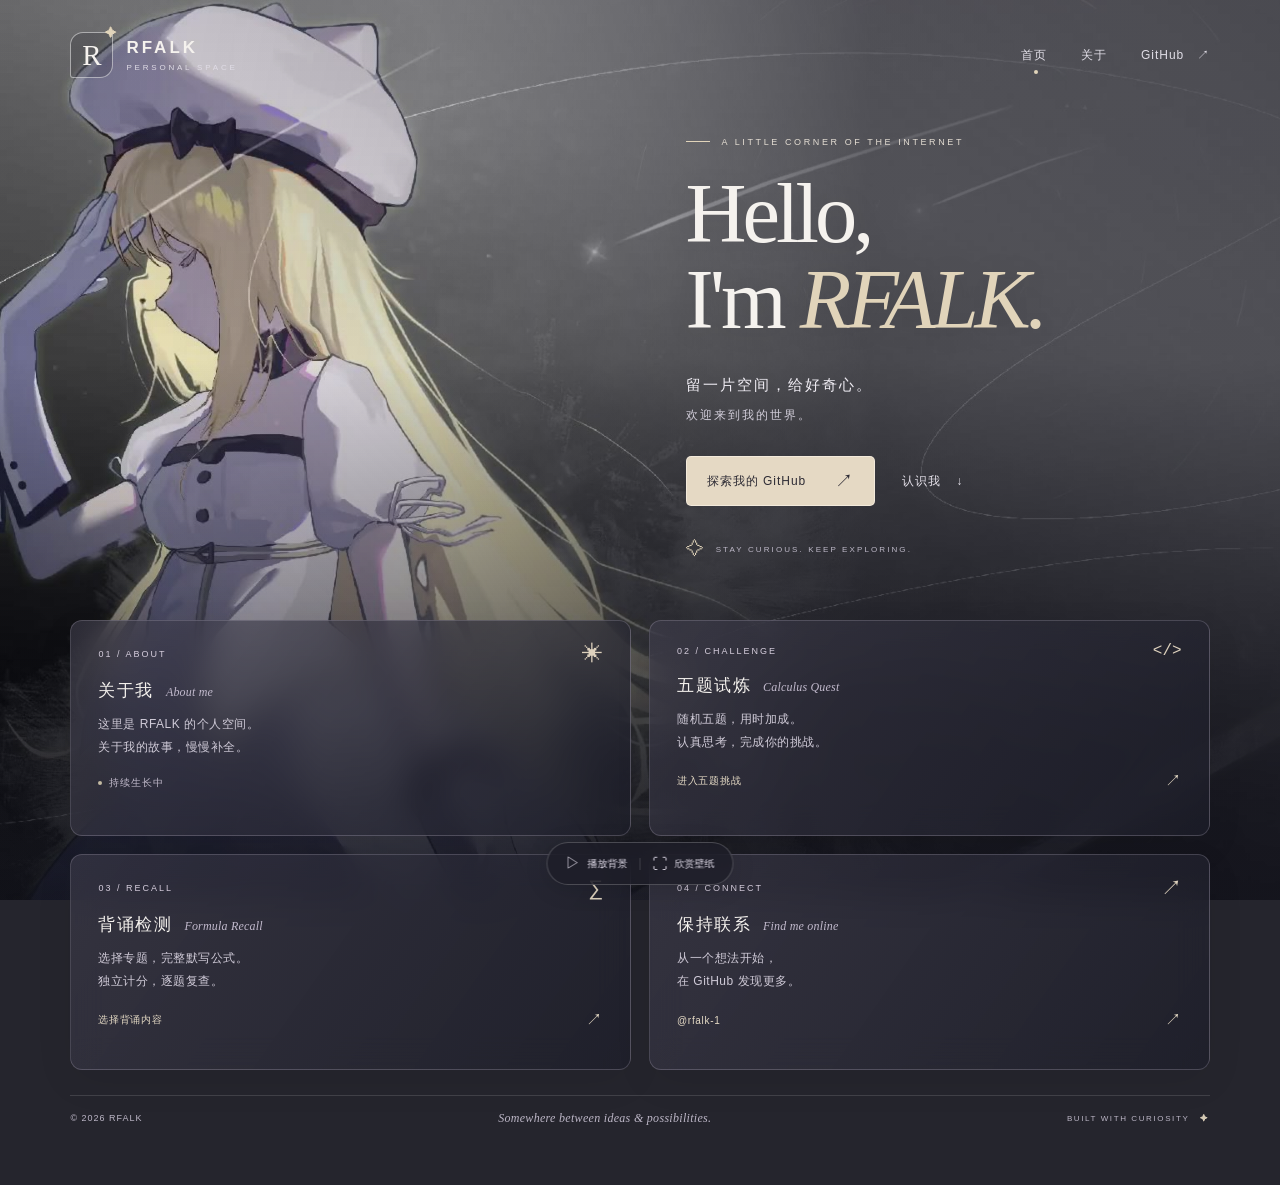
<file: index.html>
<!DOCTYPE html>
<html lang="zh-CN">
<head>
  <meta charset="UTF-8">
  <meta name="viewport" content="width=device-width, initial-scale=1">
  <meta name="theme-color" content="#22232c">
  <meta name="description" content="RFALK 的个人空间。记录想法，探索未知。">
  <title>RFALK · Personal Space</title>
  <link rel="icon" href="assets/favicon.svg" type="image/svg+xml">
  <link rel="stylesheet" href="style.css?v=20261105">
  <script src="script.js" defer></script>
</head>
<body>
  <a class="skip-link" href="#main">跳转到内容</a>
  <div class="wallpaper" aria-hidden="true">
    <video id="wallpaper-video" muted loop playsinline preload="none" poster="assets/noelle-poster.jpg" tabindex="-1" data-src="assets/noelle.mp4"></video>
  </div>
  <div class="shade" aria-hidden="true"></div>
  <div class="site-ui" id="site-ui">
    <header class="site-header">
      <a class="brand" href="#home" aria-label="RFALK 首页"><span class="brand-mark">R<span>✦</span></span><span>RFALK<span class="brand-sub">PERSONAL SPACE</span></span></a>
      <nav aria-label="主导航">
        <a class="nav-home" href="#home">首页</a>
        <a href="#about">关于</a>
        <a href="https://github.com/rfalk-1" target="_blank" rel="noopener noreferrer">GitHub <span aria-hidden="true">↗</span></a>
      </nav>
    </header>
    <main id="main">
      <section class="hero" id="home" aria-labelledby="hero-title">
        <div class="hero-content">
          <p class="eyebrow"><span></span> A LITTLE CORNER OF THE INTERNET</p>
          <h1 id="hero-title">Hello,<br>I'm <em>RFALK.</em></h1>
          <p class="hero-description">留一片空间，给好奇心。<br><span>欢迎来到我的世界。</span></p>
          <div class="hero-actions">
            <a class="button-primary" href="https://github.com/rfalk-1" target="_blank" rel="noopener noreferrer">探索我的 GitHub <span aria-hidden="true">↗</span></a>
            <a class="button-text" href="#about">认识我 <span aria-hidden="true">↓</span></a>
          </div>
          <div class="hero-note"><span class="little-star" aria-hidden="true">✧</span> STAY CURIOUS. KEEP EXPLORING.</div>
        </div>
      </section>
      <div class="cards">
        <section class="glass-card" id="about" aria-labelledby="about-title">
          <div class="card-top"><span class="card-index">01 / ABOUT</span><span class="card-icon" aria-hidden="true">✳</span></div>
          <h2 id="about-title">关于我<span>About me</span></h2>
          <p>这里是 RFALK 的个人空间。<br>关于我的故事，慢慢补全。</p>
          <span class="quiet-label"><i></i> 持续生长中</span>
        </section>
        <a class="glass-card card-link" href="challenge/index.html" aria-label="进入微积分五题试炼">
          <div class="card-top"><span class="card-index">02 / CHALLENGE</span><span class="card-icon code-icon" aria-hidden="true">&lt;/&gt;</span></div>
          <h2>五题试炼<span>Calculus Quest</span></h2>
          <p>随机五题，用时加成。<br>认真思考，完成你的挑战。</p>
          <span class="card-cta">进入五题挑战 <span aria-hidden="true">↗</span></span>
        </a>
        <a class="glass-card card-link" href="recall/index.html" aria-label="进入背诵检测并选择内容">
          <div class="card-top"><span class="card-index">03 / RECALL</span><span class="card-icon" aria-hidden="true">∑</span></div>
          <h2>背诵检测<span>Formula Recall</span></h2>
          <p>选择专题，完整默写公式。<br>独立计分，逐题复查。</p>
          <span class="card-cta">选择背诵内容 <span aria-hidden="true">↗</span></span>
        </a>
        <section class="glass-card" id="contact" aria-labelledby="contact-title">
          <div class="card-top"><span class="card-index">04 / CONNECT</span><span class="card-icon" aria-hidden="true">↗</span></div>
          <h2 id="contact-title">保持联系<span>Find me online</span></h2>
          <p>从一个想法开始，<br>在 GitHub 发现更多。</p>
          <a class="card-cta" href="https://github.com/rfalk-1" target="_blank" rel="noopener noreferrer">@rfalk-1 <span aria-hidden="true">↗</span></a>
        </section>
      </div>
    </main>
    <footer class="site-footer"><span>© <span id="year">2026</span> RFALK</span><span class="footer-message">Somewhere between ideas &amp; possibilities.</span><span class="footer-platform">BUILT WITH CURIOSITY <span aria-hidden="true">✦</span></span></footer>
  </div>
  <div class="scene-controls" role="group" aria-label="背景控制" hidden>
    <button id="motion-toggle" type="button" aria-label="播放动态背景" aria-pressed="false"><span class="control-icon" id="motion-icon" aria-hidden="true">▷</span><span id="motion-label">播放背景</span></button>
    <span class="control-divider" aria-hidden="true"></span>
    <button id="scene-toggle" type="button" aria-label="隐藏页面内容，欣赏壁纸" aria-pressed="false"><span class="control-icon" aria-hidden="true">⛶</span><span id="scene-label">欣赏壁纸</span></button>
  </div>
  <p class="sr-only" id="playback-status" role="status"></p>
</body>
</html>
</file>
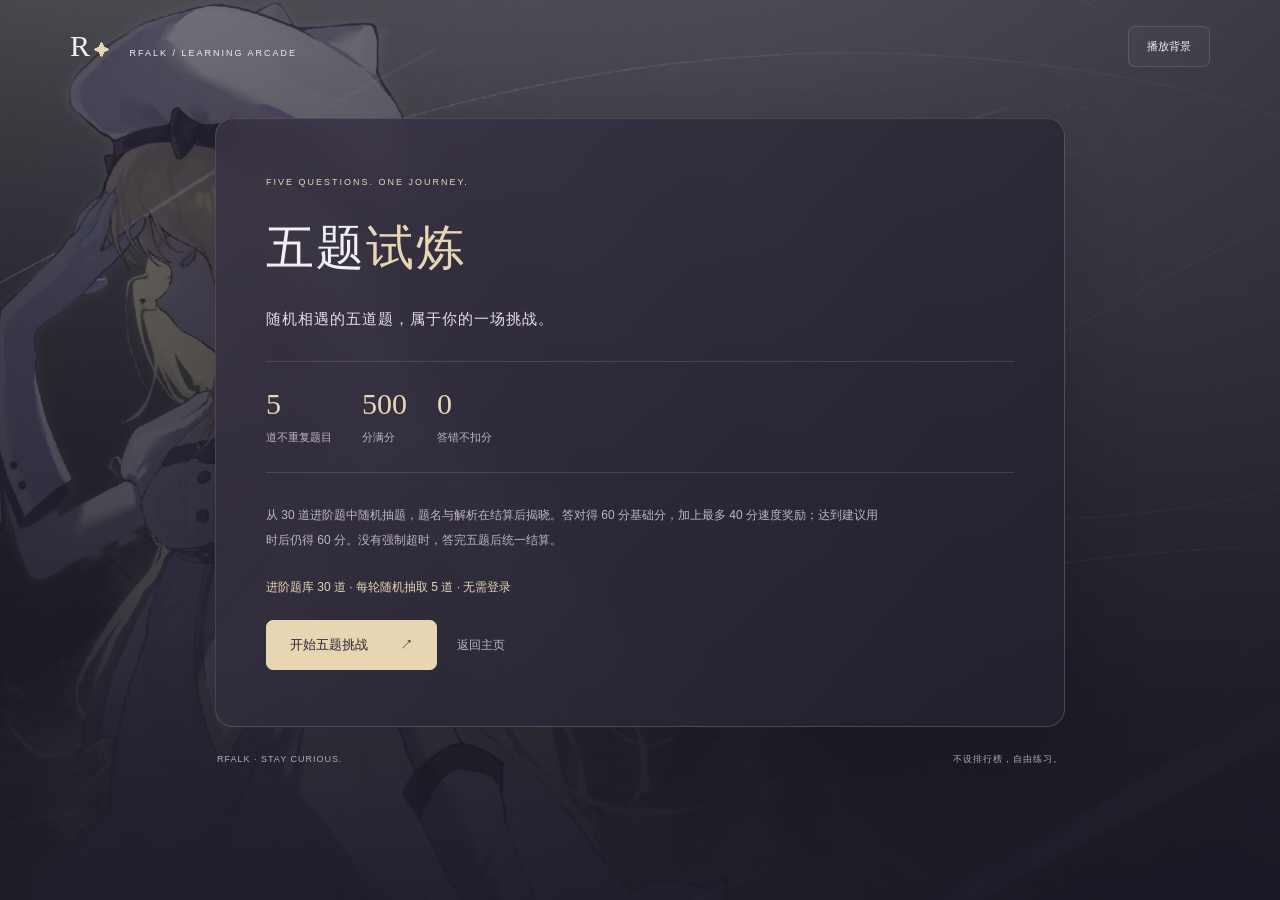
<file: challenge/index.html>
<!doctype html><html lang="zh-CN"><head><meta charset="utf-8"><meta name="viewport" content="width=device-width,initial-scale=1"><title>五题试炼 · RFALK</title><link rel="icon" href="../assets/favicon.svg"><link rel="stylesheet" href="vendor/katex.min.css"><link rel="stylesheet" href="style.css"><script defer src="vendor/katex.min.js"></script><script defer src="questions.js"></script><script defer src="engine.js"></script><script defer src="game.js"></script></head>
<body><video id="background" muted loop playsinline poster="../assets/noelle-poster.jpg" aria-hidden="true"></video><div class="shade"></div>
<header><a href="../index.html">R<span>✦</span> <small>RFALK / LEARNING ARCADE</small></a><button id="motion">播放背景</button></header>
<main>
<section id="welcome" class="panel welcome">
 <p class="eyebrow">FIVE QUESTIONS. ONE JOURNEY.</p><h1>五题<span>试炼</span></h1><p class="lead">随机相遇的五道题，属于你的一场挑战。</p>
 <div class="facts"><span><b>5</b> 道不重复题目</span><span><b>500</b> 分满分</span><span><b>0</b> 答错不扣分</span></div>
 <p class="rules">从 30 道进阶题中随机抽题，题名与解析在结算后揭晓。答对得 60 分基础分，加上最多 40 分速度奖励；达到建议用时后仍得 60 分。没有强制超时，答完五题后统一结算。</p>
 <p id="resume-note"></p><button id="start" class="primary">开始五题挑战 <span>↗</span></button><a class="quiet-link" href="../index.html">返回主页</a>
</section>
<section id="playing" class="panel" hidden>
 <div class="topline"><p class="eyebrow">CALCULUS / FIVE-QUESTION CHALLENGE</p><span id="position"></span></div>
 <div class="progress" id="dots" aria-label="挑战进度"></div>
 <div class="question-heading"><span id="topic"></span><span class="timer">已用时 <b id="timer">00:00</b></span></div>
 <h1 id="title" tabindex="-1"></h1><div id="prompt" class="math"></div>
 <div class="question-notes"><span id="budget"></span><span>仅判断最终数值或表达式</span></div>
 <form id="answer-form"><label for="answer">你的答案 <small>LaTeX / 普通数学表达式</small></label><textarea id="answer" rows="2" maxlength="400" spellcheck="false" aria-describedby="input-help"></textarea><p id="input-help">支持分数、括号和整数幂。无法识别时不会提交，可修改后重试，计时继续。</p><div class="preview"><small>等价公式预览</small><div id="preview">输入后在这里预览</div></div><p id="error" role="alert"></p><div class="actions"><button type="submit" class="primary" id="submit">确认答案 →</button><button type="button" id="skip">跳过本题</button></div></form>
 <div id="recorded" hidden><p class="recorded">答案已记录。对错与得分将在五题结束后揭晓。</p><button class="primary" id="next">继续下一题 →</button></div>
 <p class="save-note" id="save-note" role="status">本轮进度自动保存在此浏览器。</p>
</section>
<section id="result" class="panel" hidden>
 <p class="eyebrow">CHALLENGE COMPLETE</p><div class="result-heading"><div><h1>试炼<span>结算</span></h1><p id="result-description"></p></div><div class="total"><strong id="total">0</strong><span>/ 500 分</span></div></div>
 <div id="breakdown"></div><div class="actions"><button id="again" class="primary">再挑战一轮 ↗</button><a href="../index.html" class="quiet-link">返回主页</a></div>
</section>
<footer><span>RFALK · STAY CURIOUS.</span><span>不设排行榜，自由练习。</span></footer>
</main><noscript>请启用 JavaScript 以开始挑战。</noscript></body></html>
</file>
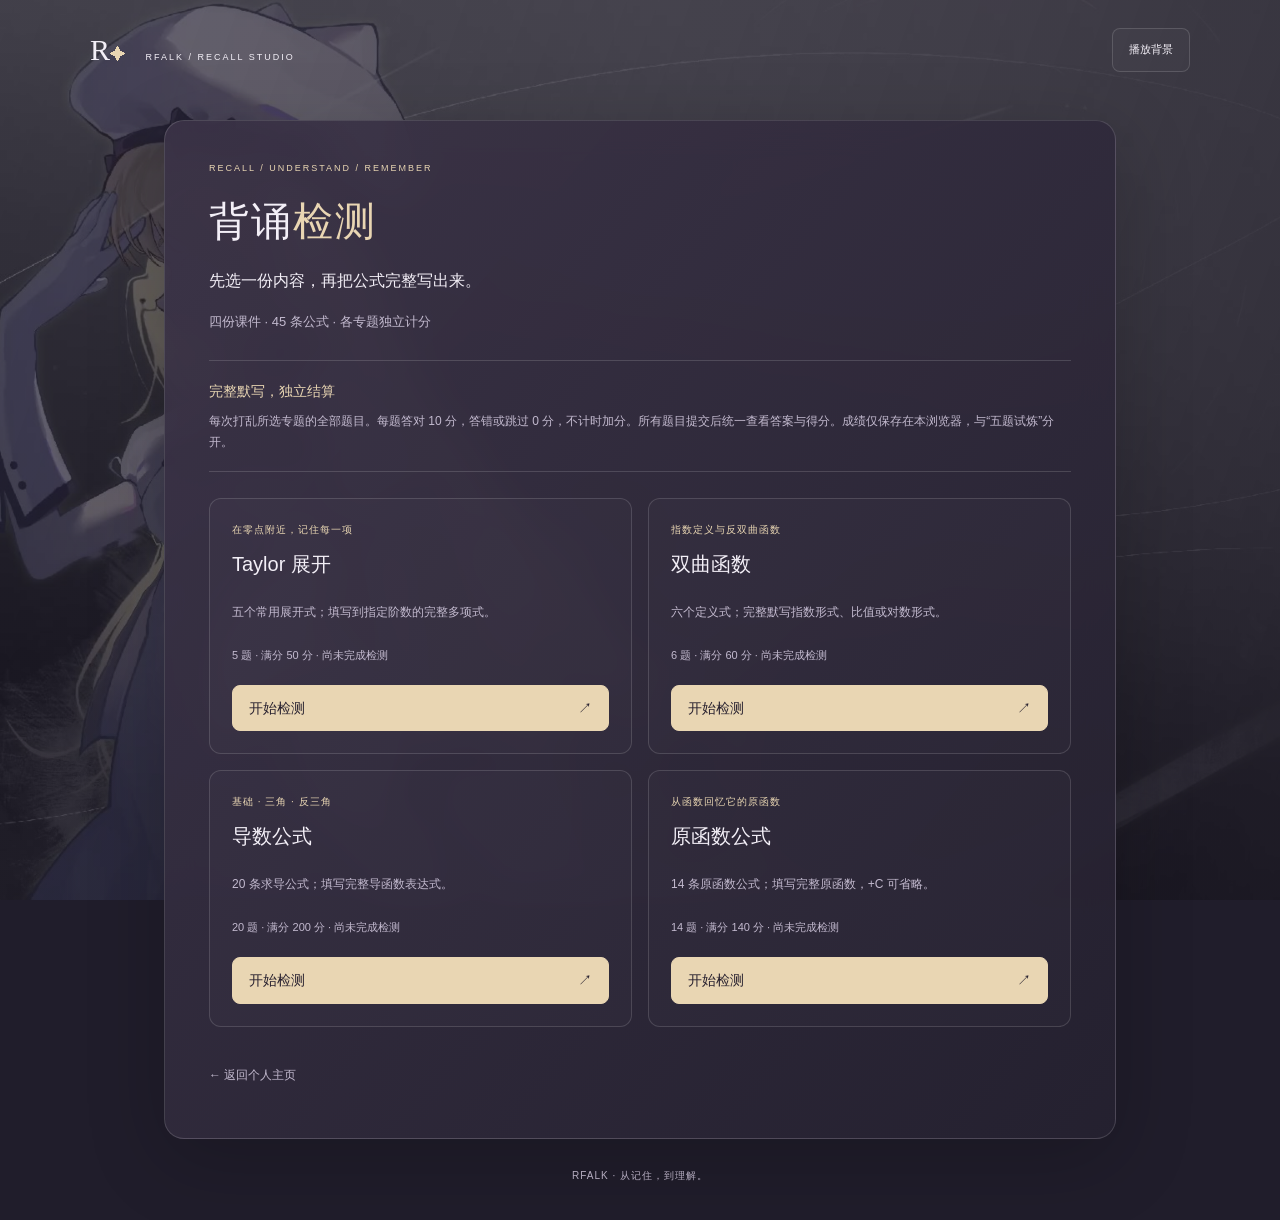
<file: recall/index.html>
<!doctype html>
<html lang="zh-CN">
<head>
 <meta charset="utf-8"><meta name="viewport" content="width=device-width,initial-scale=1">
 <meta name="theme-color" content="#22232c"><title>背诵检测 · RFALK</title>
 <link rel="icon" href="../assets/favicon.svg">
 <link rel="stylesheet" href="../challenge/vendor/katex.min.css">
 <link rel="stylesheet" href="recall.css?v=20261105">
 <script defer src="../challenge/vendor/katex.min.js"></script>
 <script defer src="bank.js?v=20261105"></script><script defer src="math.js?v=20261105"></script>
 <script defer src="recall.js?v=20261105"></script>
</head>
<body>
 <video id="wallpaper" muted loop playsinline poster="../assets/noelle-poster.jpg" aria-hidden="true"></video><div class="shade"></div>
 <header><a class="brand" href="../index.html">R<span>✦</span> <small>RFALK / RECALL STUDIO</small></a><button id="motion" type="button">播放背景</button></header>
 <main>
  <section id="menu" class="panel">
   <p class="eyebrow">RECALL / UNDERSTAND / REMEMBER</p>
   <h1>背诵<span>检测</span></h1><p class="lead">先选一份内容，再把公式完整写出来。</p>
   <p class="muted">四份课件 · 45 条公式 · 各专题独立计分</p>
   <div class="rule-box"><strong>完整默写，独立结算</strong><p>每次打乱所选专题的全部题目。每题答对 10 分，答错或跳过 0 分，不计时加分。所有题目提交后统一查看答案与得分。成绩仅保存在本浏览器，与“五题试炼”分开。</p></div>
   <div id="resume" hidden><p id="resume-text"></p><button class="secondary" id="resume-button"></button></div>
   <div class="topic-grid" id="topics"></div>
   <a class="back-link" href="../index.html">← 返回个人主页</a>
  </section>
  <section id="quiz" class="panel" hidden>
   <div class="section-top"><p class="eyebrow" id="topic-label"></p><button id="to-menu" type="button">返回内容选择</button></div>
   <div class="progress-meta"><span id="position"></span><span>每题 10 分 · 无时间限制</span></div>
   <progress id="progress" max="1" value="0" aria-label="本轮进度"></progress>
   <h1 id="question-title" tabindex="-1"></h1><p id="question-prompt"></p>
   <div id="question-formula" class="formula question-formula"></div><p id="question-context" class="muted"></p>
   <form id="answer-form">
    <label for="answer">完整表达式</label>
    <textarea id="answer" rows="3" maxlength="300" spellcheck="false" autocapitalize="off" autocomplete="off" aria-describedby="input-help"></textarea>
    <p class="help" id="input-help">支持普通写法或 LaTeX，如 sin(x)、sqrt(1-x^2)、1/(1+x^2)、\frac{1}{x}。函数参数建议加括号，分母含多项时必须加括号。只填写等号右侧。</p>
    <div class="preview-box"><span class="eyebrow">输入预览</span><div id="preview" class="formula" aria-live="polite"></div></div>
    <p id="error" class="error" role="alert"></p>
    <div class="actions"><button class="primary" id="submit" type="submit">提交完整答案 →</button><button id="skip" type="button">跳过本题</button></div>
   </form>
   <div id="recorded" hidden><p class="recorded">答案已记录。完成本专题后统一揭晓。</p><button id="next" class="primary" type="button">继续下一题 →</button></div>
   <p class="help" id="save-note" role="status"></p>
  </section>
  <section id="results" class="panel" hidden>
   <p class="eyebrow">RECALL COMPLETE</p>
   <div class="result-heading"><div><h1>背诵<span>结算</span></h1><p id="result-topic"></p></div><div class="score"><strong id="score"></strong><span id="maximum"></span></div></div>
   <p id="result-summary" class="muted"></p><p class="help">本次得分只属于背诵检测，不计入五题试炼。</p>
   <div class="actions"><button id="retry" class="primary">再测这个专题 ↗</button><button id="choose">选择其他内容</button></div>
   <div id="review"></div><a class="back-link" href="../index.html">← 返回个人主页</a>
  </section>
  <p id="global-note" class="help" role="status"></p>
 </main>
 <footer>RFALK · 从记住，到理解。</footer>
 <noscript>请启用 JavaScript 以进行背诵检测。</noscript>
</body>
</html>
</file>
<file: style.css>
:root{color-scheme:dark;--ink:#f5f2ee;--muted:#c8c5d0;--accent:#e1d4ba;--line:rgba(241,235,255,.19);font-family:Inter,"Segoe UI","Microsoft YaHei",sans-serif}
*{box-sizing:border-box}html{scroll-behavior:smooth;scroll-padding-top:30px}body{margin:0;background:#25252d;color:var(--ink);-webkit-font-smoothing:antialiased}a{color:inherit;text-decoration:none}button{font:inherit}a,button{-webkit-tap-highlight-color:transparent}button,a{touch-action:manipulation}a:focus-visible,button:focus-visible{outline:2px solid var(--accent);outline-offset:6px}::selection{background:#d4c7e2;color:#222}
.wallpaper,.shade{position:fixed;inset:0;pointer-events:none}.wallpaper{z-index:-3;background:#303039 url("assets/noelle-poster.jpg") center center/cover no-repeat}.wallpaper video{width:100%;height:100%;object-fit:cover;object-position:center center}.shade{z-index:-2;background:linear-gradient(90deg,rgba(19,19,27,.08) 8%,rgba(23,23,33,.18) 33%,rgba(21,21,30,.62) 68%,rgba(20,20,29,.67)),linear-gradient(0deg,rgba(15,16,24,.83),transparent 60%,rgba(18,18,27,.15));transition:opacity .5s}
.site-ui{max-width:1600px;margin:auto;padding:0 5.5%;transition:opacity .4s}.site-header{height:110px;display:flex;align-items:center;justify-content:space-between}.brand{display:flex;align-items:center;gap:13px;font-size:17px;letter-spacing:3px;font-weight:600}.brand-mark{position:relative;display:grid;place-items:center;width:43px;height:46px;border:1px solid rgba(255,255,255,.5);border-radius:13px 3px 13px 3px;font-family:Georgia,serif;font-size:29px;font-weight:400;letter-spacing:0;background:rgba(29,28,39,.2)}.brand-mark span{position:absolute;font-size:12px;right:-5px;top:-7px;color:var(--accent)}.brand-sub{display:block;font-size:8px;letter-spacing:2.8px;margin-top:5px;font-weight:400;color:#e0dce6}nav{display:flex;align-items:center;gap:34px;font-size:12px;letter-spacing:1px}nav a{padding:10px 0;color:#e1dee7;position:relative}nav a:hover{color:white}nav .nav-home:after{content:"";position:absolute;bottom:0;left:50%;width:4px;height:4px;border-radius:50%;background:var(--accent)}nav a span{margin-left:8px}
.hero{min-height:510px;height:calc(100svh - 430px);max-height:780px;display:grid;grid-template-columns:1fr 1fr;align-items:center;padding:25px 0 58px}.hero-content{grid-column:2;padding-left:8%;animation:arrive .8s ease both}.eyebrow{font-size:9px;font-weight:500;letter-spacing:2.6px;display:flex;align-items:center;gap:12px;color:#e3dcd2;margin:0 0 24px}.eyebrow span{display:block;width:24px;height:1px;background:var(--accent)}h1{font-family:Georgia,"Times New Roman",serif;font-weight:400;font-size:clamp(64px,6.6vw,106px);line-height:1.02;letter-spacing:-4px;margin:0;text-shadow:0 3px 30px rgba(0,0,0,.12)}h1 em{font-weight:400;color:var(--accent);font-style:italic}.hero-description{margin:27px 0 28px;font-size:15px;line-height:1.95;letter-spacing:2px;color:#f0edf4}.hero-description span{font-size:12px;letter-spacing:2px;color:#d0ccd8}.hero-actions{display:flex;align-items:center;gap:27px;font-size:12px;letter-spacing:1px}.button-primary{display:flex;align-items:center;gap:29px;padding:15px 20px;border:1px solid rgba(255,249,238,.55);border-radius:5px;background:#e5d9c4;color:#2d2b34;transition:background .2s,transform .2s}.button-primary:hover{background:#f5e9d4;transform:translateY(-2px)}.button-primary span{font-size:18px;line-height:1}.button-text{display:flex;gap:15px;align-items:center;padding:14px 0;color:#e3dfe8}.button-text:hover{color:white}.hero-note{display:flex;align-items:center;gap:10px;margin-top:33px;font-size:8px;letter-spacing:2.1px;color:#beb9c8}.little-star{font-size:18px;color:var(--accent)}
.cards{display:grid;grid-template-columns:repeat(2,minmax(0,1fr));gap:18px;margin-bottom:25px}.glass-card{min-height:216px;padding:22px 27px 21px;border:1px solid var(--line);border-radius:12px;background:linear-gradient(125deg,rgba(65,63,79,.57),rgba(29,30,42,.69));backdrop-filter:blur(16px);-webkit-backdrop-filter:blur(16px);box-shadow:0 12px 40px rgba(10,10,20,.06);scroll-margin-top:25px}.card-top{display:flex;justify-content:space-between;align-items:center;margin-bottom:15px;color:#d6cedd}.card-index{font-size:9px;letter-spacing:2px}.card-icon{font-size:21px;line-height:1;color:#ddd1bd}.code-icon{font-size:16px;font-family:monospace}.glass-card h2{font-size:17px;font-weight:500;letter-spacing:1.5px;margin:0 0 11px}.glass-card h2 span{font-family:Georgia,serif;font-size:12px;font-style:italic;font-weight:400;letter-spacing:.2px;margin-left:12px;color:#c2bacd}.glass-card p{font-size:12px;line-height:1.95;color:#d0cbd8;letter-spacing:.5px;margin:0 0 16px}.quiet-label{font-size:10px;color:#c1bacb;letter-spacing:1px;display:flex;align-items:center;gap:7px}.quiet-label i{width:4px;height:4px;background:#c3baa2;border-radius:50%}.card-cta{font-size:10px;letter-spacing:.7px;color:#e5dac5;display:flex;align-items:center;justify-content:space-between}.card-cta span{font-size:16px}.card-link{transition:background .2s,border-color .2s,transform .2s}.card-link:hover{transform:translateY(-4px);border-color:rgba(231,218,195,.5);background:rgba(74,69,86,.68)}.glass-card:target{border-color:#e1d4ba}.site-footer{min-height:73px;border-top:1px solid rgba(255,255,255,.13);display:flex;align-items:center;justify-content:space-between;gap:20px;padding-bottom:28px;color:#bcb6c6;font-size:9px;letter-spacing:1px}.footer-message{font-family:Georgia,serif;font-style:italic;font-size:12px;letter-spacing:.3px}.footer-platform{font-size:8px;letter-spacing:1.6px}.footer-platform span{color:#d4c9b4;margin-left:7px}
.scene-controls{position:fixed;bottom:15px;left:50%;transform:translateX(-50%);z-index:10;display:flex;align-items:center;border:1px solid rgba(255,255,255,.2);border-radius:30px;padding:2px 6px;background:rgba(28,28,39,.75);backdrop-filter:blur(15px);box-shadow:0 4px 25px #0002}.scene-controls[hidden]{display:none}.scene-controls button{border:0;color:#e3deeb;background:none;display:flex;gap:7px;align-items:center;padding:9px 12px;cursor:pointer;font-size:10px;white-space:nowrap;border-radius:24px;min-height:36px}.scene-controls button:hover{background:#ffffff12}.control-icon{font-size:15px}.control-divider{height:12px;width:1px;background:#ffffff26}.scene-mode .site-ui{opacity:0;pointer-events:none}.scene-mode .shade{opacity:0}.scene-mode{overflow:hidden}.sr-only{position:absolute;width:1px;height:1px;overflow:hidden;clip-path:inset(50%);white-space:nowrap}.skip-link{position:fixed;top:10px;left:10px;transform:translateY(-160%);padding:12px;background:#e5d9c4;color:#222;z-index:30}.skip-link:focus{transform:none}@keyframes arrive{from{opacity:0;transform:translateY(15px)}to{opacity:1;transform:none}}
@media(min-width:1600px){.site-ui{padding:0 75px}}
@media(max-width:1000px){.site-ui{padding:0 5%}.hero-content{padding-left:1%}h1{font-size:75px}.eyebrow{font-size:8px;letter-spacing:1.5px}.glass-card{padding:20px}.glass-card h2 span{display:block;margin:7px 0 0}.hero{min-height:510px}.footer-platform{display:none}.hero-actions{gap:20px}.button-primary{gap:15px;padding:14px}}
@media(max-width:650px){.site-ui{padding:0 24px}.site-header{height:90px}.brand{font-size:14px;gap:10px;letter-spacing:2px}.brand-mark{width:34px;height:39px;font-size:25px}.brand-sub{font-size:7px;letter-spacing:1.7px}nav{gap:20px;font-size:11px}nav .nav-home{display:none}.wallpaper,.wallpaper video{background-position:32% center;object-position:32% center}.shade{background:linear-gradient(0deg,rgba(19,19,30,.95) 5%,rgba(23,23,34,.65) 55%,rgba(25,25,35,.22)),linear-gradient(90deg,rgba(21,21,31,.25),rgba(21,21,31,.35))}.hero{display:flex;align-items:flex-end;min-height:570px;height:calc(88svh - 90px);max-height:800px;padding:90px 0 40px}.hero-content{padding:0;width:100%}.eyebrow{font-size:8px;letter-spacing:1.7px;margin-bottom:20px}h1{font-size:clamp(48px,14.7vw,64px);letter-spacing:-2.5px}.hero-description{font-size:14px;margin:22px 0}.hero-description span{font-size:12px}.hero-note{margin-top:25px;font-size:7px;letter-spacing:1.7px}.hero-actions{gap:26px}.button-primary{padding:15px 18px;gap:24px}.cards{grid-template-columns:1fr;gap:14px;margin-bottom:26px}.glass-card{min-height:204px;padding:23px 25px}.glass-card h2 span{display:inline;margin-left:12px}.glass-card p{font-size:13px}.card-index{font-size:9px}.card-cta,.quiet-label{font-size:11px}.site-footer{padding:19px 0 90px;align-items:flex-start;gap:12px;flex-direction:column;min-height:140px}.footer-message{font-size:11px}.scene-controls{bottom:max(16px,env(safe-area-inset-bottom))}.scene-controls button{min-height:40px;padding:9px 13px}.scene-mode .wallpaper,.scene-mode .wallpaper video{background-position:32% center;object-position:32% center}}
@media(max-width:360px){.site-ui{padding:0 18px}.brand-sub{display:none}nav{gap:15px}h1{font-size:48px}.hero-actions{gap:18px}.button-primary{gap:12px}.eyebrow{letter-spacing:1px}}
@media(prefers-reduced-motion:reduce){html{scroll-behavior:auto}*,*:before,*:after{animation:none!important;transition:none!important}}
</file>
<file: challenge/style.css>
:root{color-scheme:dark;--text:#f1eef5;--muted:#bcb5c9;--gold:#e8d6b3;--line:#ffffff20}*{box-sizing:border-box}body{margin:0;background:#181722;color:var(--text);font:14px/1.7 "Segoe UI","Microsoft YaHei",sans-serif}button,textarea{font:inherit}button,a{touch-action:manipulation}button{cursor:pointer}button:disabled{opacity:.5;cursor:default}[hidden]{display:none!important}a{color:inherit;text-decoration:none}button,a,textarea{outline-offset:5px}button:focus-visible,a:focus-visible,textarea:focus-visible{outline:2px solid var(--gold)}#background,.shade{position:fixed;inset:0;width:100%;height:100%;object-fit:cover;z-index:-2}.shade{z-index:-1;background:linear-gradient(90deg,#22212c99,#191824cf),linear-gradient(0deg,#171622dd,transparent)}header{max-width:1200px;margin:auto;padding:26px 30px;display:flex;align-items:center;justify-content:space-between}header>a{font:30px Georgia,serif}header a>span{color:var(--gold);font-size:16px;margin-left:4px}header small{font:9px "Segoe UI",sans-serif;letter-spacing:2px;margin-left:12px}button{border:1px solid var(--line);border-radius:7px;padding:10px 18px;background:#ffffff06;color:var(--text)}button:hover{background:#ffffff10;border-color:#dccdaf77}#motion{font-size:11px}main{max-width:900px;margin:25px auto 0;padding:0 25px}.panel{padding:38px 44px;border:1px solid #ffffff26;border-radius:18px;background:linear-gradient(130deg,#393344d9,#23212ee8);backdrop-filter:blur(18px);box-shadow:0 20px 80px #0002}.eyebrow{font-size:9px;letter-spacing:2px;color:var(--gold);margin:0 0 22px}h1{font-size:35px;font-weight:500;letter-spacing:2px;line-height:1.5;margin:10px 0 22px}h1 span{color:var(--gold)}.welcome{padding:56px 50px}.welcome h1{font-size:48px}.lead{font-size:15px;color:#e5deee;letter-spacing:1px}.facts{display:flex;gap:30px;border-top:1px solid var(--line);border-bottom:1px solid var(--line);padding:25px 0;margin:30px 0;color:var(--muted);font-size:11px}.facts b{font:30px Georgia,serif;display:block;color:var(--gold);margin-bottom:7px}.rules{color:var(--muted);font-size:12px;line-height:2.1;max-width:620px}.primary{background:var(--gold);color:#292431;border-color:var(--gold);padding:13px 23px;font-size:13px;min-height:46px}.primary:hover{background:#f3e4c8}.primary span{margin-left:28px}.quiet-link{font-size:12px;color:var(--muted);padding:12px 0;margin-left:20px}#resume-note{font-size:12px;color:var(--gold);margin:23px 0}.topline{display:flex;justify-content:space-between;gap:20px;align-items:start}#position{font:16px Georgia,serif;white-space:nowrap;color:var(--gold)}.progress{display:flex;gap:8px;margin:0 0 32px}.progress span{height:3px;background:#ffffff18;flex:1;border-radius:2px}.progress .done{background:var(--gold)}.progress .current{background:#ab9bc9}.question-heading{display:flex;justify-content:space-between;gap:20px;color:var(--muted);font-size:11px}.timer b{font:18px Georgia,serif;margin-left:6px;font-variant-numeric:tabular-nums;color:var(--gold)}#title{font-size:26px;letter-spacing:1px;margin-top:18px}.math{white-space:pre-line;line-height:2;overflow-wrap:anywhere}.katex-display{overflow:auto hidden;padding:10px 0}.question-notes{margin:25px 0;border-top:1px solid var(--line);border-bottom:1px solid var(--line);padding:12px 0;display:flex;justify-content:space-between;gap:12px;font-size:10px;color:var(--muted)}label{display:flex;justify-content:space-between;font-size:13px;margin-bottom:10px;gap:15px}label small{font-size:10px;color:var(--muted)}textarea{width:100%;resize:vertical;min-height:86px;max-height:250px;border:1px solid #b7a4ca60;border-radius:8px;background:#14131f99;color:var(--text);padding:16px;font:15px/1.7 Consolas,monospace}#input-help{font-size:10px;color:var(--muted);line-height:1.9}.preview{background:#ffffff04;border-left:2px solid #c5afd04d;padding:12px 17px;margin:20px 0}.preview small{font-size:9px;color:var(--muted)}#preview{color:var(--gold);padding:10px 0 6px;overflow:auto;min-height:42px}.actions{display:flex;gap:12px;align-items:center;margin-top:22px}#error{font-size:12px;color:#f2bfbd}.save-note{font-size:10px;color:var(--muted);margin:23px 0 0}.recorded{font-size:13px;color:var(--gold);padding:22px 0}.result-heading{display:flex;justify-content:space-between;gap:20px;align-items:center}.total{display:flex;flex-direction:column;align-items:end;white-space:nowrap}.total strong{font:64px Georgia,serif;color:var(--gold)}.total span,#result-description{font-size:12px;color:var(--muted)}.result-row{border-top:1px solid var(--line);padding:20px 0}.row-top{display:flex;align-items:center;justify-content:space-between;gap:20px}.row-top h2{font-size:14px;font-weight:500;margin:0}.row-meta{font-size:11px;color:var(--muted);margin-top:5px}.row-score{font:27px Georgia,serif;color:var(--gold)}.result-row details{margin-top:12px;color:var(--muted);font-size:12px}.result-row summary{cursor:pointer}.result-row .math{margin-top:14px;font-size:12px}.your-answer{overflow-wrap:anywhere;color:#d6cce4}.correct{color:#b3ddc4}.incorrect{color:#edbbbf}footer{display:flex;justify-content:space-between;font-size:9px;color:var(--muted);letter-spacing:1px;padding:25px 2px 35px}noscript{display:block;text-align:center}
@media(max-width:600px){header{padding:20px}header small{font-size:7px;letter-spacing:1px;margin-left:7px}main{padding:0 16px;margin-top:12px}.panel,.welcome{padding:28px 22px}.welcome h1{font-size:39px}.lead{font-size:13px}.facts{gap:20px}.facts b{font-size:25px}.facts span{font-size:9px}#title{font-size:22px}.eyebrow{font-size:8px;letter-spacing:1px}.question-notes{flex-direction:column;gap:4px}label small{font-size:8px}.math{font-size:13px}.result-heading{gap:10px}.result-heading h1{font-size:28px}.total strong{font-size:48px}.total span{font-size:10px}.row-top h2{font-size:13px}.row-score{font-size:24px}.quiet-link{margin-left:9px;font-size:11px}.primary{font-size:12px;padding:12px 18px}.topline{gap:10px}#background{object-position:32% center}footer{font-size:8px;letter-spacing:0}}
.result-row .result-prompt{padding:14px 16px;background:#ffffff04;border-left:2px solid #c5afd04d;border-radius:0 6px 6px 0;font-size:13px;color:var(--text)}
@media(prefers-reduced-motion:reduce){*{scroll-behavior:auto!important}}
</file>
<file: recall/recall.css>
:root{color-scheme:dark;--text:#f3eff7;--muted:#c3bacf;--accent:#e9d6b3;--line:#ffffff25}
*{box-sizing:border-box}body{margin:0;background:#201d2b;color:var(--text);font:14px/1.75 "Segoe UI","Microsoft YaHei",sans-serif}
[hidden]{display:none!important}a{color:inherit;text-decoration:none}button,textarea{font:inherit}button{cursor:pointer;color:var(--text);background:#ffffff06;border:1px solid var(--line);border-radius:8px;padding:10px 16px;min-height:44px}button:hover{background:#ffffff13;border-color:#e9d6b380}button:disabled{opacity:.55;cursor:wait}button,a,textarea{outline-offset:4px}button:focus-visible,a:focus-visible,textarea:focus-visible{outline:2px solid var(--accent)}
#wallpaper,.shade{position:fixed;inset:0;width:100%;height:100%;z-index:-2;object-fit:cover;pointer-events:none}.shade{z-index:-1;background:linear-gradient(110deg,#242130ad,#181521df)}
header{max-width:1160px;margin:auto;display:flex;align-items:center;justify-content:space-between;padding:28px 30px;gap:16px}.brand{font:30px Georgia,serif}.brand span{color:var(--accent);font-size:16px}.brand small{font:9px "Segoe UI",sans-serif;letter-spacing:2px;margin-left:12px}#motion{font-size:11px}
main{max-width:1000px;margin:20px auto 0;padding:0 24px}.panel{padding:40px 44px;border:1px solid var(--line);border-radius:20px;background:linear-gradient(130deg,#3b3347eb,#252130ed);backdrop-filter:blur(16px);box-shadow:0 20px 80px #0003}
.eyebrow{font-size:9px;letter-spacing:2px;color:var(--accent);margin:0 0 16px}h1{font-size:40px;letter-spacing:2px;font-weight:500;line-height:1.4;margin:12px 0 18px}h1 span{color:var(--accent)}.lead{font-size:16px}.muted{color:var(--muted);font-size:13px}.help{font-size:11px;color:var(--muted);line-height:1.9;overflow-wrap:anywhere}.rule-box{border-top:1px solid var(--line);border-bottom:1px solid var(--line);padding:18px 0;margin:26px 0}.rule-box strong{font-weight:500;color:var(--accent)}.rule-box p{font-size:12px;color:var(--muted);margin:8px 0 0}
.topic-grid{display:grid;grid-template-columns:repeat(2,minmax(0,1fr));gap:16px;margin:26px 0}.topic-card{padding:22px;background:#ffffff04;border:1px solid var(--line);border-radius:12px;display:flex;flex-direction:column;min-width:0}.topic-card h2{font-size:20px;font-weight:500;margin:8px 0}.topic-card p{font-size:12px;color:var(--muted)}.topic-card .subtitle{font-size:10px;letter-spacing:1px;color:var(--accent)}.topic-card .best{font-size:11px;flex:1;margin-bottom:20px}.primary{background:var(--accent);color:#28212f;border-color:var(--accent)}.primary:hover{background:#f5e5c8}.topic-card button{text-align:left;display:flex;justify-content:space-between;align-items:center}.back-link{display:inline-block;font-size:12px;color:var(--muted);padding:12px 0}#resume{border-left:2px solid var(--accent);padding:4px 18px;font-size:12px}
.section-top,.progress-meta,.actions{display:flex;justify-content:space-between;align-items:center;gap:14px}.section-top .eyebrow{margin:0}.section-top button{font-size:11px}.progress-meta{font-size:11px;color:var(--muted);margin:25px 0 10px}progress{width:100%;height:4px;appearance:none;border:none;border-radius:4px;background:#ffffff15}progress::-webkit-progress-bar{background:#ffffff15}progress::-webkit-progress-value{background:var(--accent)}#question-title{font-size:26px;margin-top:26px}.formula{min-width:0;overflow-x:auto;overflow-y:hidden;padding:8px 0}.formula .katex-display{margin:.6em 0}.question-formula{border:1px solid var(--line);border-radius:12px;background:#19152250;padding:22px 16px;margin:24px 0}.question-formula .katex{font-size:1.35em}#question-context{white-space:pre-line}
label{display:block;margin:24px 0 10px}textarea{display:block;width:100%;min-height:100px;max-height:300px;resize:vertical;padding:16px;border:1px solid #bca7cb70;border-radius:9px;background:#16121e80;color:var(--text);font:15px/1.8 Consolas,monospace}.preview-box{border-left:2px solid #bda4ca80;background:#ffffff04;padding:14px 18px;margin:22px 0}.preview-box .eyebrow{font-size:9px}.preview-box .formula{color:var(--accent);min-height:45px}.actions{justify-content:flex-start;flex-wrap:wrap;margin:24px 0}.error{font-size:12px;color:#ffc6c9}.recorded{color:var(--accent);padding:20px 0}.result-heading{display:flex;justify-content:space-between;align-items:center;gap:20px}.score{display:flex;flex-direction:column;align-items:flex-end;white-space:nowrap}.score strong{font:64px Georgia,serif;color:var(--accent)}.score span{font-size:12px;color:var(--muted)}
.review-row{border-top:1px solid var(--line);padding:26px 0;min-width:0}.review-top{display:flex;justify-content:space-between;gap:16px;align-items:center}.review-top h2{font-size:15px;font-weight:500;margin:0}.verdict{font-size:12px;white-space:nowrap}.correct{color:#b6e1c6}.incorrect{color:#f4b6c0}.review-label{font-size:11px;color:var(--muted);margin:12px 0 0}.review-row .question-formula{padding:12px;margin:16px 0}.review-row .formula{font-size:12px}.review-row details{font-size:12px;color:var(--muted);margin-top:14px}.review-row summary{cursor:pointer}.answer-block{border-left:2px solid var(--line);padding:0 14px}.answer-block.reference{border-color:#b6e1c660}.raw-answer{white-space:pre-wrap;overflow-wrap:anywhere;color:var(--muted);font:11px/1.7 Consolas,monospace}footer{text-align:center;color:var(--muted);font-size:10px;letter-spacing:1px;margin:28px 0 36px}
@media(max-width:650px){header{padding:20px}.brand small{font-size:7px;letter-spacing:1px;margin-left:7px}main{padding:0 16px;margin-top:8px}.panel{padding:28px 22px}h1{font-size:34px}.lead{font-size:14px}.topic-grid{grid-template-columns:1fr}.topic-card{padding:20px}.question-formula{padding:16px 10px}.question-formula .katex{font-size:1.15em}.result-heading{gap:12px}.result-heading h1{font-size:28px}.score strong{font-size:48px}.progress-meta{font-size:10px}.section-top{align-items:flex-start}.section-top .eyebrow{max-width:50%;line-height:2}#wallpaper{object-position:32% center}}
@media(prefers-reduced-motion:reduce){*{scroll-behavior:auto!important}}
</file>
